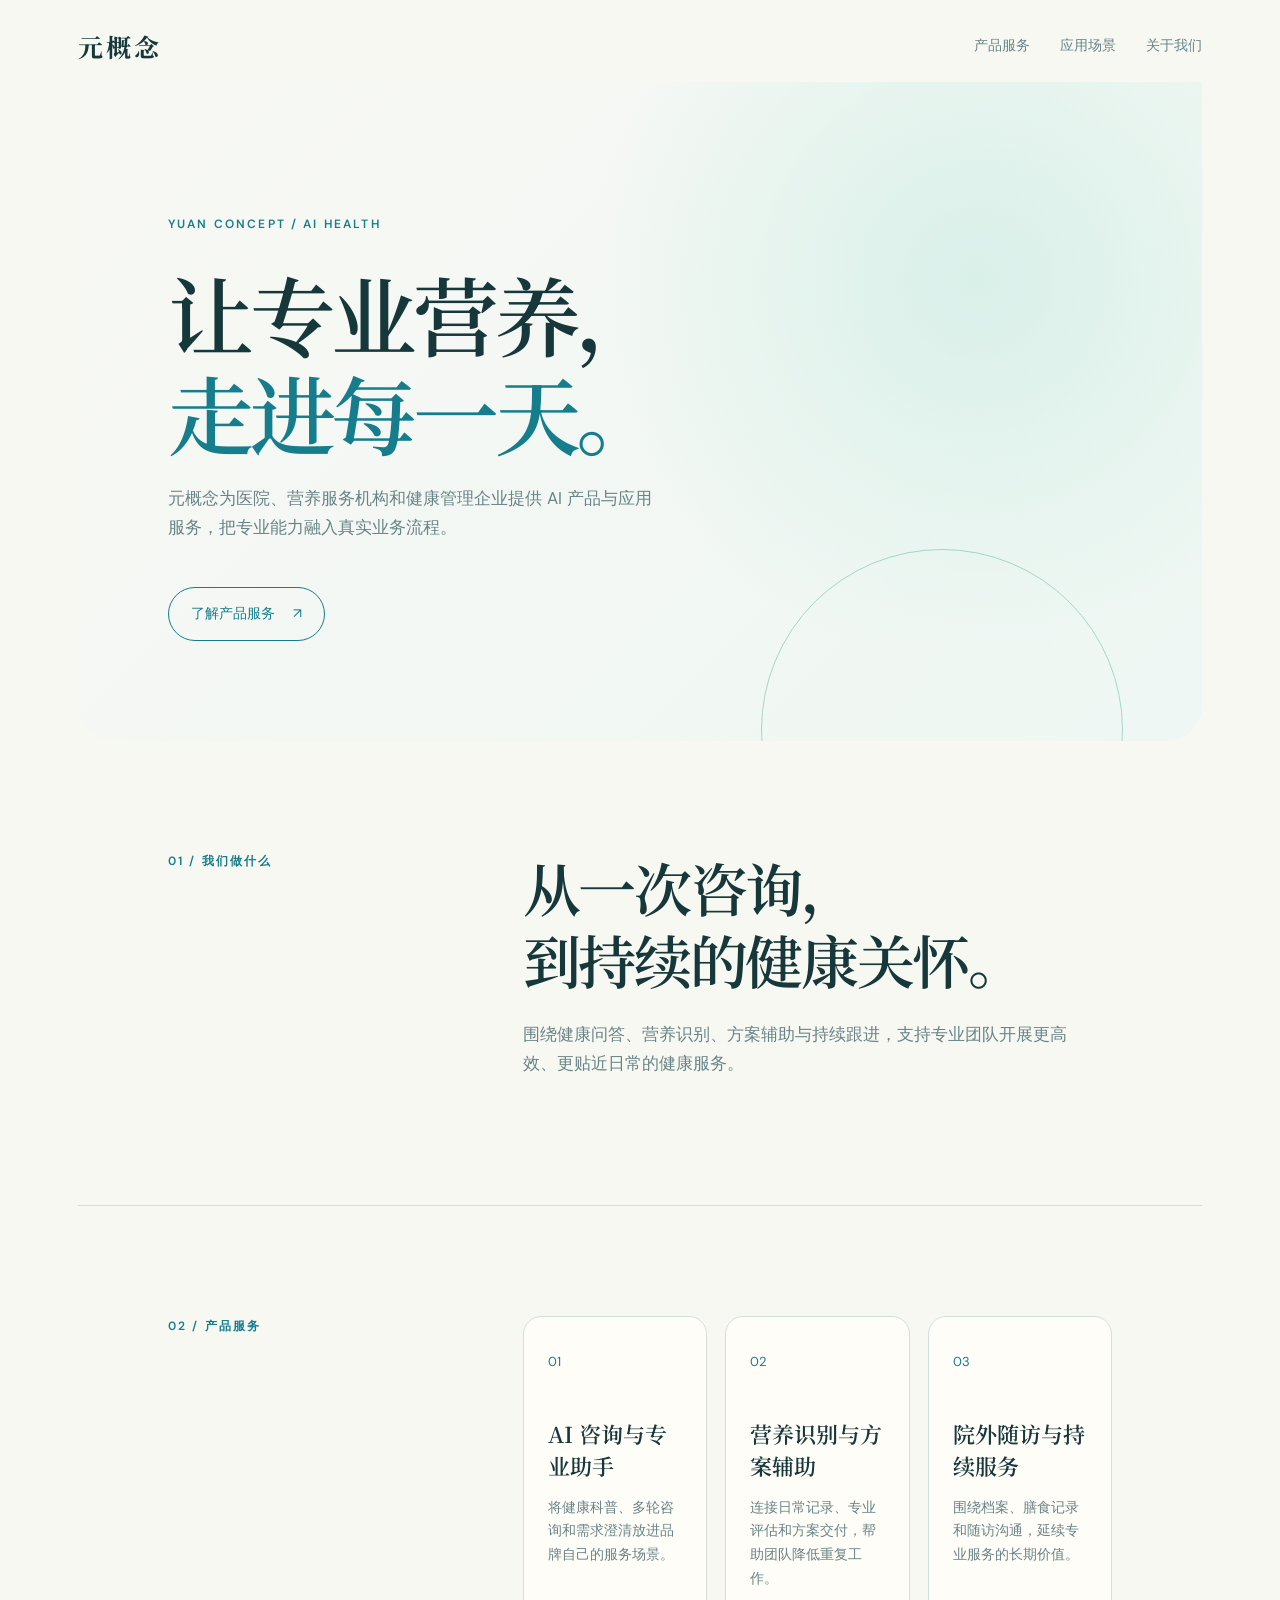
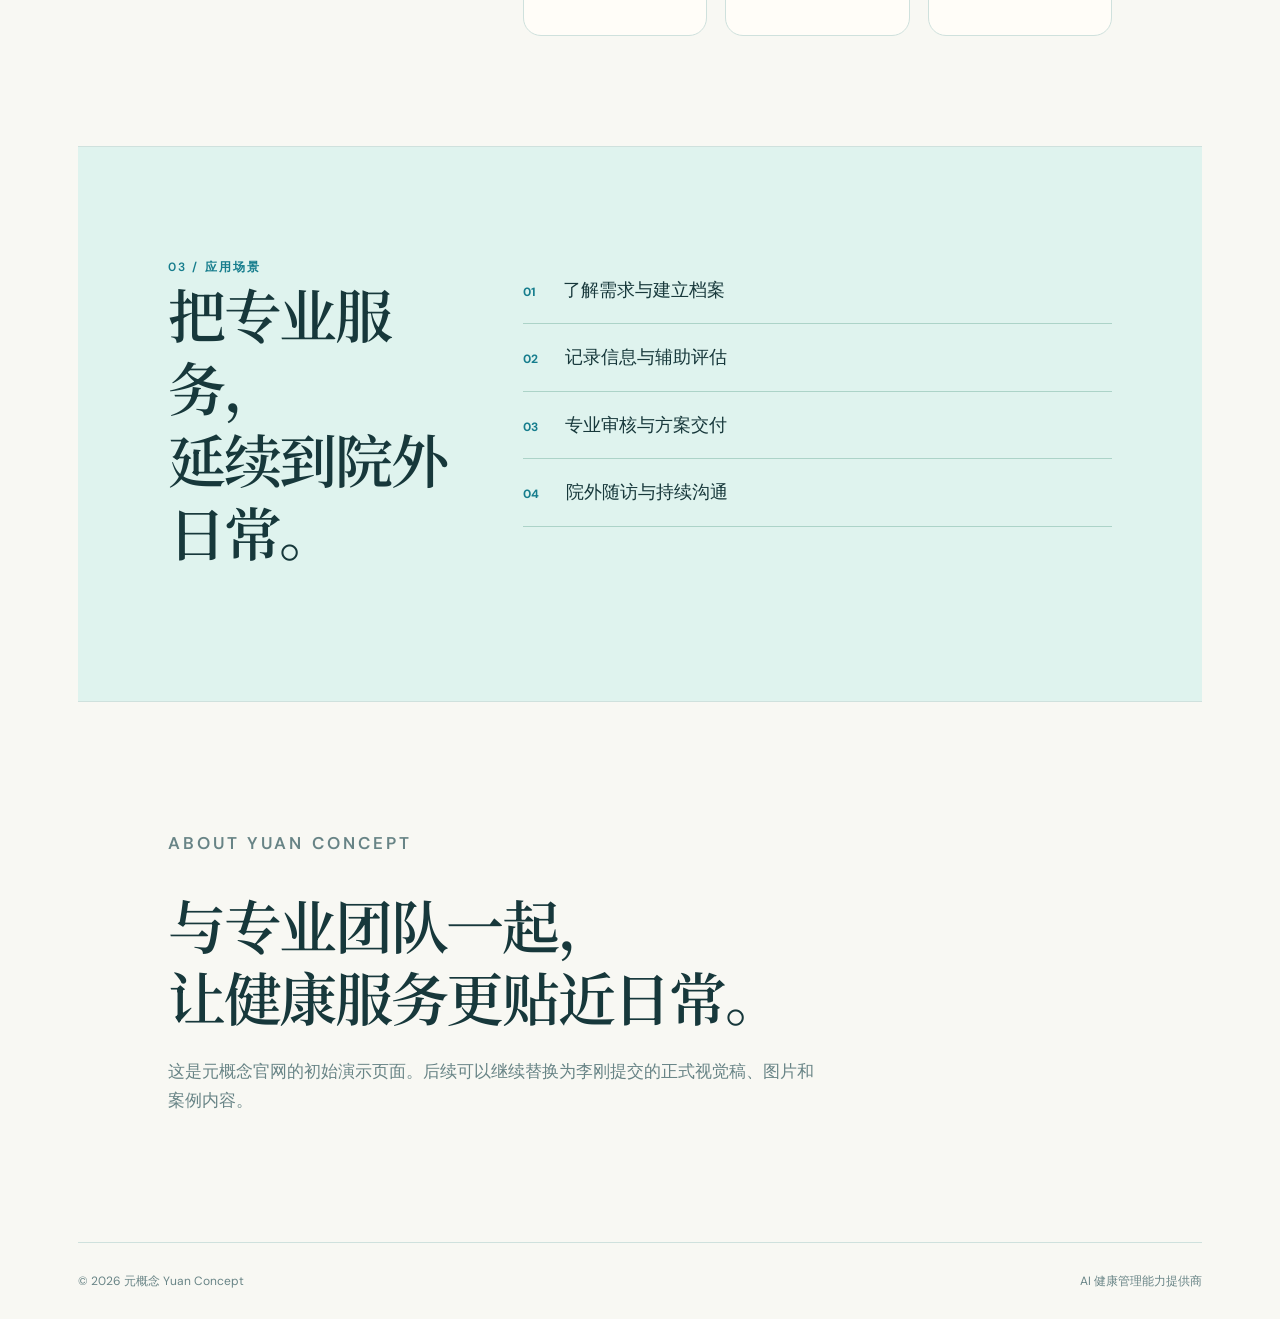
<file: site/index.html>
<!doctype html>
<html lang="zh-CN">
<head>
  <meta charset="UTF-8">
  <meta name="viewport" content="width=device-width, initial-scale=1">
  <meta name="description" content="元概念，AI 健康管理能力提供商">
  <title>元概念｜AI 健康管理能力提供商</title>
  <link rel="stylesheet" href="./styles.css">
</head>
<body>
  <header class="site-header">
    <a class="brand" href="./">元概念</a>
    <nav>
      <a href="#services">产品服务</a>
      <a href="#scenes">应用场景</a>
      <a href="#about">关于我们</a>
    </nav>
  </header>
  <main>
    <section class="hero">
      <p class="eyebrow">YUAN CONCEPT / AI HEALTH</p>
      <h1>让专业营养，<br><em>走进每一天。</em></h1>
      <p class="hero-copy">元概念为医院、营养服务机构和健康管理企业提供 AI 产品与应用服务，把专业能力融入真实业务流程。</p>
      <a class="button" href="#services">了解产品服务 <span>↗</span></a>
    </section>
    <section class="intro">
      <div class="section-label">01 / 我们做什么</div>
      <div>
        <h2>从一次咨询，<br>到持续的健康关怀。</h2>
        <p>围绕健康问答、营养识别、方案辅助与持续跟进，支持专业团队开展更高效、更贴近日常的健康服务。</p>
      </div>
    </section>
    <section id="services" class="cards">
      <div class="section-label">02 / 产品服务</div>
      <div class="card-grid">
        <article class="card"><span class="card-index">01</span><h3>AI 咨询与专业助手</h3><p>将健康科普、多轮咨询和需求澄清放进品牌自己的服务场景。</p></article>
        <article class="card"><span class="card-index">02</span><h3>营养识别与方案辅助</h3><p>连接日常记录、专业评估和方案交付，帮助团队降低重复工作。</p></article>
        <article class="card"><span class="card-index">03</span><h3>院外随访与持续服务</h3><p>围绕档案、膳食记录和随访沟通，延续专业服务的长期价值。</p></article>
      </div>
    </section>
    <section id="scenes" class="scene">
      <div><div class="section-label">03 / 应用场景</div><h2>把专业服务，<br>延续到院外日常。</h2></div>
      <ol>
        <li><b>01</b> 了解需求与建立档案</li><li><b>02</b> 记录信息与辅助评估</li><li><b>03</b> 专业审核与方案交付</li><li><b>04</b> 院外随访与持续沟通</li>
      </ol>
    </section>
    <section id="about" class="about">
      <p class="eyebrow">ABOUT YUAN CONCEPT</p>
      <h2>与专业团队一起，<br>让健康服务更贴近日常。</h2>
      <p>这是元概念官网的初始演示页面。后续可以继续替换为李刚提交的正式视觉稿、图片和案例内容。</p>
    </section>
  </main>
  <footer><span>© 2026 元概念 Yuan Concept</span><span>AI 健康管理能力提供商</span></footer>
</body>
</html>
</file>
<file: site/styles.css>
@import url('https://fonts.googleapis.com/css2?family=DM+Sans:wght@400;500;600&family=Noto+Serif+SC:wght@500;600;700&display=swap');
:root{--ink:#17383b;--muted:#688486;--teal:#167d8d;--mint:#dff3ee;--cream:#f8f8f3;--line:#cfe1dd}
*{box-sizing:border-box}html{scroll-behavior:smooth}body{margin:0;background:var(--cream);color:var(--ink);font-family:"DM Sans","Microsoft YaHei",sans-serif;line-height:1.7}.site-header{max-width:1180px;margin:auto;padding:28px 28px 18px;display:flex;align-items:center;justify-content:space-between}.brand{font:700 25px "Noto Serif SC",serif;letter-spacing:.12em;color:var(--ink);text-decoration:none}.site-header nav{display:flex;gap:30px}.site-header nav a{color:var(--muted);font-size:14px;text-decoration:none}.site-header nav a:hover{color:var(--teal)}main{max-width:1180px;margin:auto;padding:0 28px}.hero{min-height:650px;padding:120px 8% 100px;background:radial-gradient(circle at 80% 30%,#d9f0e9,transparent 38%),linear-gradient(135deg,#f8f8f3 0%,#eef7f3 100%);border-radius:0 0 36px 36px;position:relative;overflow:hidden}.hero:after{content:"";position:absolute;width:360px;height:360px;border:1px solid #a8d4ca;border-radius:50%;right:7%;bottom:-170px}.eyebrow,.section-label{font-size:12px;letter-spacing:.18em;color:var(--teal);font-weight:600}.hero h1{font:600 clamp(46px,7vw,86px)/1.15 "Noto Serif SC",serif;letter-spacing:-.05em;margin:30px 0 22px}.hero h1 em{font-style:normal;color:var(--teal)}.hero-copy{max-width:500px;color:var(--muted);font-size:17px}.button{display:inline-flex;gap:18px;align-items:center;margin-top:28px;padding:14px 22px;border:1px solid var(--teal);border-radius:999px;color:var(--teal);text-decoration:none;font-size:14px}.button:hover{background:var(--teal);color:white}.intro,.cards,.scene,.about{padding:110px 8%;display:grid;grid-template-columns:1fr 2fr;gap:60px;border-bottom:1px solid var(--line)}h2{font:600 clamp(34px,5vw,58px)/1.25 "Noto Serif SC",serif;letter-spacing:-.04em;margin:0 0 24px}.intro p,.about p{max-width:560px;color:var(--muted);font-size:17px}.card-grid{display:grid;grid-template-columns:repeat(3,1fr);gap:18px}.card{padding:30px 24px;border:1px solid var(--line);border-radius:18px;background:#fffdf8}.card-index{font-size:13px;color:var(--teal)}.card h3{font:600 22px/1.45 "Noto Serif SC",serif;margin:44px 0 14px}.card p{color:var(--muted);font-size:14px}.scene{background:var(--mint)}.scene ol{list-style:none;padding:0;margin:0}.scene li{padding:18px 0;border-bottom:1px solid #acd3c8;font-size:18px}.scene li b{font-size:12px;color:var(--teal);margin-right:22px}.about{display:block;padding-right:25%}.about h2{margin-top:30px}.about p:last-child{max-width:650px}footer{max-width:1180px;margin:auto;padding:28px;display:flex;justify-content:space-between;color:var(--muted);font-size:12px}@media(max-width:760px){.site-header nav{display:none}.hero{min-height:590px;padding:90px 8% 70px}.intro,.cards,.scene{display:block;padding:80px 8%}.section-label{margin-bottom:34px}.card-grid{grid-template-columns:1fr}.card{margin-bottom:14px}.about{padding:80px 8%}.about h2{font-size:38px}footer{display:block}footer span{display:block;margin-bottom:8px}}
</file>
